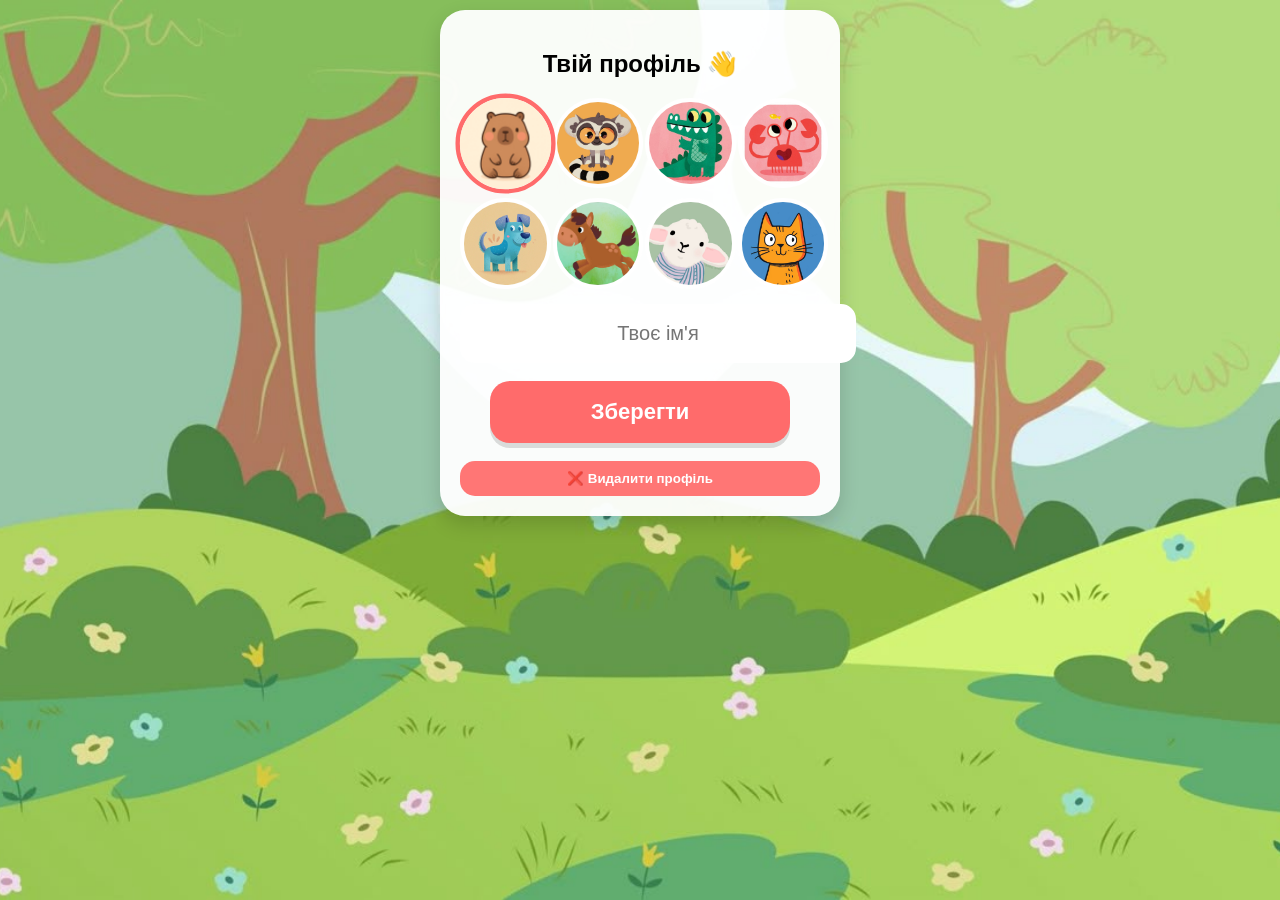
<file: index.html>
<!DOCTYPE html>
<html lang="uk">
<head>
    <meta charset="UTF-8">
    <meta name="viewport" content="width=device-width, initial-scale=1.0, maximum-scale=1.0, user-scalable=no">
    <title>Дитячий Світ</title>
    <link rel="stylesheet" href="style.css">
</head>
<body>
    <div id="app">
        <div id="errorPopup" class="error-popup">Упс! Спробуй ще раз ❌</div>

        <section id="regScreen" class="screen main-fon">
            <div class="card">
                <h1>Твій профіль 👋</h1>
                <div id="avaPicker" class="ava-grid"></div>
                <input type="text" id="userName" placeholder="Твоє ім'я" maxlength="12">
                <button class="btn main-btn" onclick="app.register()">Зберегти</button>
                <button class="reset-btn" onclick="app.resetProfile()">❌ Видалити профіль</button>
            </div>
        </section>

        <section id="menuScreen" class="screen fon1">
            <div class="header">
                <div class="user-info" onclick="app.showScreen('regScreen')">
                    <img id="userAva" src="images/ava1.jpg" class="mini-ava">
                    <span id="playerTitle"></span> ⚙️
                </div>
                <div class="coins">💰 <span id="coins">0</span></div>
            </div>
            <button class="btn learn-btn" onclick="app.showScreen('categoriesScreen')">📚 Навчайся</button>
            <button class="btn play-btn" onclick="app.showScreen('playMenuScreen')">🎮 Грай</button>
        </section>

        <section id="categoriesScreen" class="screen fon2">
            <div class="header"><button class="back-btn" onclick="app.showScreen('menuScreen')">🏠 Меню</button></div>
            <div id="categoryGrid" class="category-grid"></div>
        </section>

        <section id="playMenuScreen" class="screen fon2">
            <div class="header"><button class="back-btn" onclick="app.showScreen('menuScreen')">🏠 Меню</button></div>
            <div class="category-grid">
                <button class="cat-btn" onclick="app.startSnake()">🐍 Змійка</button>
                <button class="cat-btn" onclick="app.startBubbles()">🎈 Кульки</button>
                <button class="cat-btn" onclick="app.startMath()">➕ Математика</button>
                <button class="cat-btn" onclick="app.startMole()">🐹 Кріт</button>
                <button class="cat-btn" onclick="app.startTanks()">🚀 Танчики</button>
                <button class="cat-btn" onclick="app.startFindExtra()">🔍 Зайве</button>
                <button class="cat-btn" onclick="app.startMaze()">🌀 Лабіринт</button>
                <button class="cat-btn" onclick="app.startDraw()">🎨 Малювання</button>
                <button class="cat-btn" onclick="app.showGallery()">🖼️ Галерея</button>
            </div>
        </section>

        <section id="learnScreen" class="screen fon3">
            <div class="header">
                <button class="back-btn" onclick="app.showScreen('categoriesScreen')">⬅ Назад</button>
                <div style="display:flex; gap:5px;">
                    
                    <button class="back-btn" style="background:#4ecdc4; color:white;" onclick="app.startQuiz()">🧠 Тест</button>
                </div>
            </div>
            <div id="learnContent" class="card"></div>
            <div class="nav-controls">
                <button class="nav-btn" onclick="app.prevCard()">⬅</button>
                <button class="nav-btn" onclick="app.nextCard()">➡</button>
            </div>
        </section>

        <section id="matchScreen" class="screen fon4">
            <div class="header"><button class="back-btn" onclick="app.showScreen('learnScreen')">⬅ Назад</button></div>
            <div id="matchGameArea">
                <div id="matchWords" class="match-column"></div>
                <div id="matchImages" class="match-column"></div>
            </div>
        </section>

        <section id="quizScreen" class="screen fon1">
            <div class="header"><button class="back-btn" onclick="app.showScreen('playMenuScreen')">❌ Вийти</button></div>
            <h2 id="quizQuestion" class="quiz-title"></h2>
            <div id="quizOptions" class="quiz-grid"></div>
        </section>

        <section id="galleryScreen" class="screen fon3">
            <div class="header"><button class="back-btn" onclick="app.showScreen('playMenuScreen')">⬅ Назад</button></div>
            <div id="galleryGrid" class="gallery-grid"></div>
        </section>

        <section id="canvasScreen" class="screen fon4">
            <div class="header">
                <button class="back-btn" onclick="app.showScreen('playMenuScreen')">⬅ Назад</button>
                <div id="gameStat">Очки: 0</div>
            </div>
            <div id="gameContainer" style="position:relative; width:100%; display: flex; justify-content: center;">
                <canvas id="gameCanvas"></canvas>
            </div>
            <div id="paintTools" class="paint-tools" style="display:none;">
                <div id="colorsRow" style="display: flex; flex-wrap: wrap; gap: 5px; justify-content: center;"></div>
                <div style="margin-top: 10px; display: flex; gap: 10px; justify-content: center;">
                    <button class="tool-btn" onclick="app.brushColor='white'">🧽 Ластик</button>
                    <button class="tool-btn" onclick="app.saveDrawing()">💾 Зберегти</button>
                    <button class="tool-btn" onclick="app.clearCanvas()">🗑️ Очистити</button>
                </div>
            </div>
            <div id="mathArea" class="card" style="display:none; margin: 0 auto;">
                <h1 id="mathProblem" style="font-size: 60px; margin: 20px 0;"></h1>
                <div id="mathOptions" class="quiz-grid"></div>
            </div>
        </section>
    </div>

    <script src="script.js"></script>

    <div id="customConfirm" class="confirm-overlay" style="display:none;">
        <div class="confirm-card">
            <p id="confirmText">Ти впевнений?</p>
            <div style="display:flex; gap:10px;">
                <button class="btn main-btn" id="confirmYes" style="background:#4ecdc4;">Так</button>
                <button class="btn main-btn" id="confirmNo" style="background:#ff7675;">Ні</button>
            </div>
        </div>
    </div>
</body>
</html>
</file>
<file: style.css>
body { margin: 0; font-family: 'Comic Sans MS', sans-serif; overflow: hidden; touch-action: none; background: #f0f0f0; }
.screen { width: 100vw; height: 100vh; display: none; flex-direction: column; align-items: center; padding: 10px; box-sizing: border-box; background-size: cover; background-position: center; }

.main-fon { background-image: url('images/fon.jpg'); }
.fon1 { background-image: url('images/fon1.jpg'); }
.fon2 { background-image: url('images/fon2.jpg'); }
.fon3 { background-image: url('images/fon3.jpg'); }
.fon4 { background-image: url('images/fon4.jpg'); }

.card { background: rgba(255, 255, 255, 0.95); border-radius: 25px; padding: 20px; width: 90%; max-width: 400px; text-align: center; box-shadow: 0 8px 20px rgba(0,0,0,0.15); box-sizing: border-box; }
.header { width: 100%; max-width: 600px; display: flex; justify-content: space-between; align-items: center; background: rgba(255, 255, 255, 0.9); padding: 10px; border-radius: 20px; margin-bottom: 10px; }

.ava-grid { display: grid; grid-template-columns: repeat(4, 1fr); gap: 10px; margin: 15px 0; }
.ava-img { width: 100%; aspect-ratio: 1/1; border-radius: 50%; border: 4px solid white; cursor: pointer; object-fit: cover; }
.ava-img.active { border-color: #ff6b6b; transform: scale(1.1); }
.mini-ava { width: 45px; height: 45px; border-radius: 50%; border: 2px solid white; }

/* ВИПРАВЛЕННЯ ДЛЯ ТЕСТУ ТА НАВЧАННЯ */
.quiz-grid { display: grid; grid-template-columns: 1fr 1fr; gap: 12px; width: 100%; max-width: 500px; }
.quiz-img-item { 
    width: 100%; 
    height: 140px; 
    object-fit: contain; 
    background: white; 
    border-radius: 20px; 
    border: 4px solid white; 
    box-shadow: 0 4px 10px rgba(0,0,0,0.1); 
    cursor: pointer; 
}
.learn-img { 
    width: 100%; 
    height: 200px; 
    object-fit: contain; 
    margin-bottom: 10px; 
    background: white; 
    border-radius: 20px;
}
.quiz-title { background: white; padding: 10px 20px; border-radius: 15px; margin: 10px 0; font-size: 1.4rem; }

.btn { width: 100%; max-width: 300px; padding: 18px; border: none; border-radius: 20px; font-size: 22px; color: white; font-weight: bold; margin: 8px 0; cursor: pointer; box-shadow: 0 5px #0002; }
.main-btn { background: #ff6b6b; }
.learn-btn { background: #4ecdc4; }
.play-btn { background: #ff9f43; }

.reset-btn { background: #ff7675; color: white; border: none; padding: 10px; border-radius: 15px; margin-top: 10px; width: 100%; cursor: pointer; font-family: inherit; font-weight: bold; }
.back-btn { padding: 10px 15px; border-radius: 12px; border: none; background: white; font-weight: bold; cursor: pointer; }

.category-grid { display: grid; grid-template-columns: 1fr 1fr; gap: 10px; width: 100%; max-width: 600px; }
.cat-btn { background: white; border: none; border-radius: 20px; padding: 15px; font-weight: bold; cursor: pointer; box-shadow: 0 4px #ddd; font-family: inherit; }
.cat-btn img { width: 100%; height: 70px; object-fit: contain; }

.error-popup { position: fixed; top: 20%; left: 50%; transform: translateX(-50%) scale(0); background: #ff7675; color: white; padding: 15px 30px; border-radius: 50px; font-weight: bold; transition: 0.3s; z-index: 1000; pointer-events: none; border: 3px solid white; }
.error-popup.show { transform: translateX(-50%) scale(1); }

#gameCanvas { background: rgb(255, 255, 255); border: 5px solid #4ecdc4; border-radius: 20px; width: 500px; height: 300px; }
.match-img-item { width: 100%; height: 90px; object-fit: contain; background: white; border-radius: 15px; border: 2px solid #eee; }
.gallery-grid { display: grid; grid-template-columns: 1fr 1fr; gap: 10px; width: 100%; padding: 10px; }
.gallery-grid img { width: 100%; border-radius: 15px; border: 3px solid rgb(255, 255, 255); }
input[type="text"] { width: 100%; padding: 15px; border-radius: 15px; border: 3px solid #ffffff; font-size: 20px; text-align: center; margin-bottom: 10px; outline: none; font-family: inherit; }
.color-btn { width: 35px; height: 35px; border-radius: 50%; border: 3px solid rgb(253, 253, 253); cursor: pointer; }
/* Стилі для гри в пари */
#matchGameArea {
    display: flex;
    justify-content: space-around;
    width: 100%;
    max-width: 600px;
    gap: 20px;
    margin-top: 20px;
}

.match-column {
    display: flex;
    flex-direction: column;
    gap: 15px;
    flex: 1;
}

.match-img-item {
    width: 100%;
    height: 100px;
    object-fit: contain;
    background: white;
    border-radius: 15px;
    border: 4px solid white;
    cursor: pointer;
    box-shadow: 0 4px 8px rgba(0,0,0,0.1);
    transition: transform 0.2s;
}

.match-img-item:active {
    transform: scale(0.95);
}

/* Підсвітка вибраного слова */
.word-selected {
    border: 4px solid #4ecdc4 !important;
    background: #e0fcf9 !important;
    color: #2d3436 !important;
}
/* Дозволяємо екранам прокручуватися, якщо контент не влазить */
.screen { 
    overflow-y: auto; /* Дозволяє вертикальну прокрутку */
    -webkit-overflow-scrolling: touch; /* Плавність на iPhone */
}

/* Контейнер галереї */
.gallery-grid {
    display: grid;
    grid-template-columns: 1fr 1fr;
    gap: 15px;
    padding: 15px;
    width: 100%;
    box-sizing: border-box;
}

/* Обгортка для малюнка з кнопкою видалення */
.gallery-item {
    position: relative;
    width: 100%;
}

.gallery-item img {
    width: 100%;
    border-radius: 10px;
    border: 3px solid white;
}

.del-draw-btn {
    position: absolute;
    top: 5px;
    right: 5px;
    background: rgba(255, 0, 0, 0.8);
    color: white;
    border: none;
    border-radius: 50%;
    width: 30px;
    height: 30px;
    font-weight: bold;
    cursor: pointer;
}
button, .btn, .cat-btn, .nav-btn, .del-draw-btn {
    touch-action: manipulation;
    cursor: pointer;
}
.confirm-overlay {
    position: fixed;
    top: 0; left: 0; width: 100%; height: 100%;
    background: rgba(0,0,0,0.7);
    display: flex; justify-content: center; align-items: center;
    z-index: 1000;
}

.confirm-card {
    background: white;
    padding: 30px;
    border-radius: 25px;
    width: 80%;
    max-width: 300px;
    text-align: center;
    box-shadow: 0 10px 25px rgba(0,0,0,0.3);
}

.confirm-card p {
    font-size: 20px;
    font-weight: bold;
    margin-bottom: 20px;
}
.gallery-grid {
    display: grid;
    /* fractions (fr) ділять простір на 3 рівні частини */
    grid-template-columns: 1fr 1fr 1fr; 
    gap: 8px; /* зменшимо відступи, щоб малюнки не були занадто малі */
    padding: 10px;
    width: 100%;
    box-sizing: border-box;
}

.gallery-item img {
    width: 100%;
    height: 100px; /* висоту краще зменшити для трьох у ряд */
    object-fit: contain;
    background: white;
    border-radius: 10px;
}
.category-grid {
    display: grid;
    grid-template-columns: 1fr 1fr 1fr; /* три колонки */
    gap: 10px;
    width: 100%;
    max-width: 600px;
} 
/* Контейнер для кнопок гортання */
.nav-controls {
    display: flex;
    justify-content: center;
    gap: 40px; /* Відстань між лівою і правою кнопкою */
    margin-top: 20px;
    padding-bottom: 20px;
}

/* Стиль самих кнопок-стрілок */
.nav-btn {
    width: 80px;  /* Велика ширина */
    height: 80px; /* Велика висота */
    font-size: 35px; /* Розмір самої стрілки всередині */
    background-color: #54a0ff; /* Гарний помаранчевий колір */
    color: white;
    border: none;
    border-radius: 50%; /* Робимо кнопки круглими */
    cursor: pointer;
    box-shadow: 0 6px 0 #2e86de; /* 3D ефект (тінь знизу) */
    display: flex;
    align-items: center;
    justify-content: center;
    transition: all 0.1s;
    user-select: none;
    -webkit-tap-highlight-color: transparent;
}

/* Ефект при натисканні */
.nav-btn:active {
    transform: translateY(4px); /* Кнопка ніби вдавлюється */
    box-shadow: 0 2px 0 #4571a8;
}

/* Колір для правої кнопки можна зробити іншим, щоб розрізняти */
.nav-btn:nth-child(2) {
    background-color: #54a0ff;
    box-shadow: 0 6px 0 #2e86de;
}
.nav-btn:nth-child(2):active {
    box-shadow: 0 2px 0 #2e86de;
}
</file>
